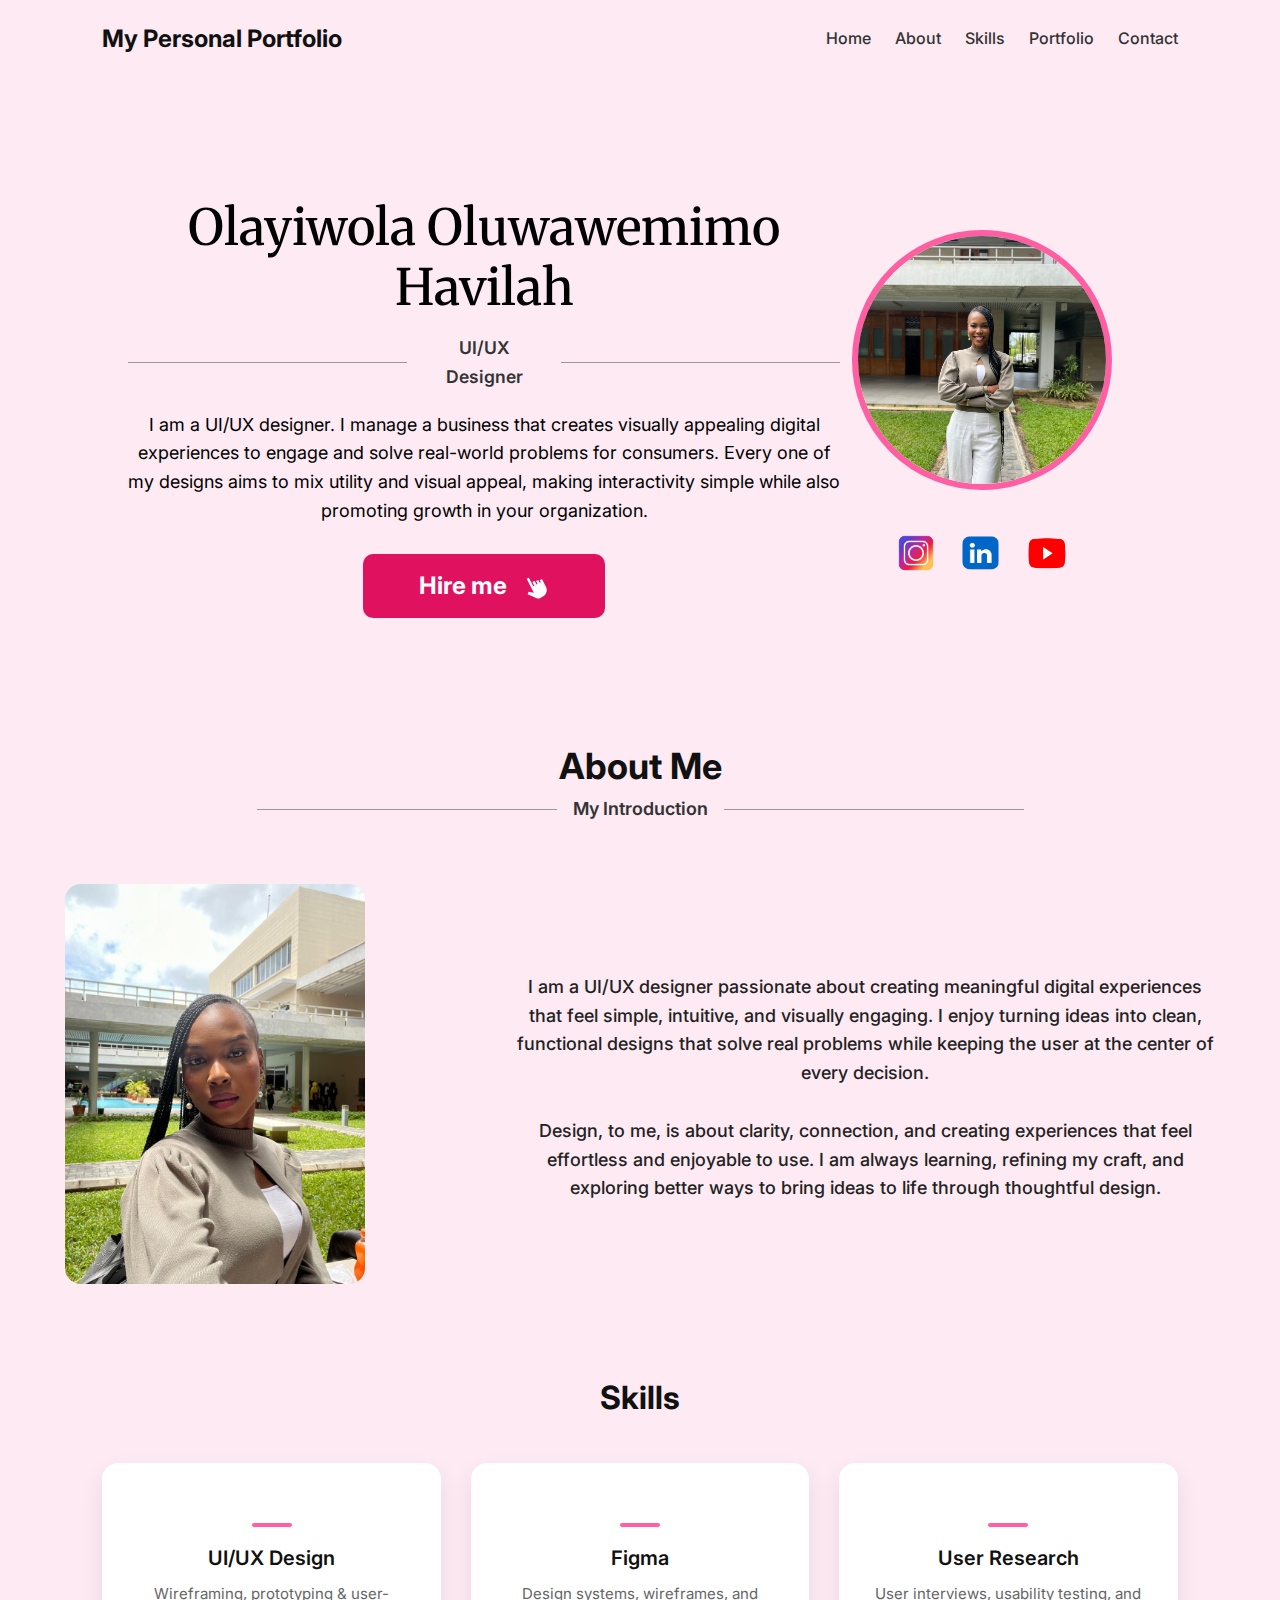
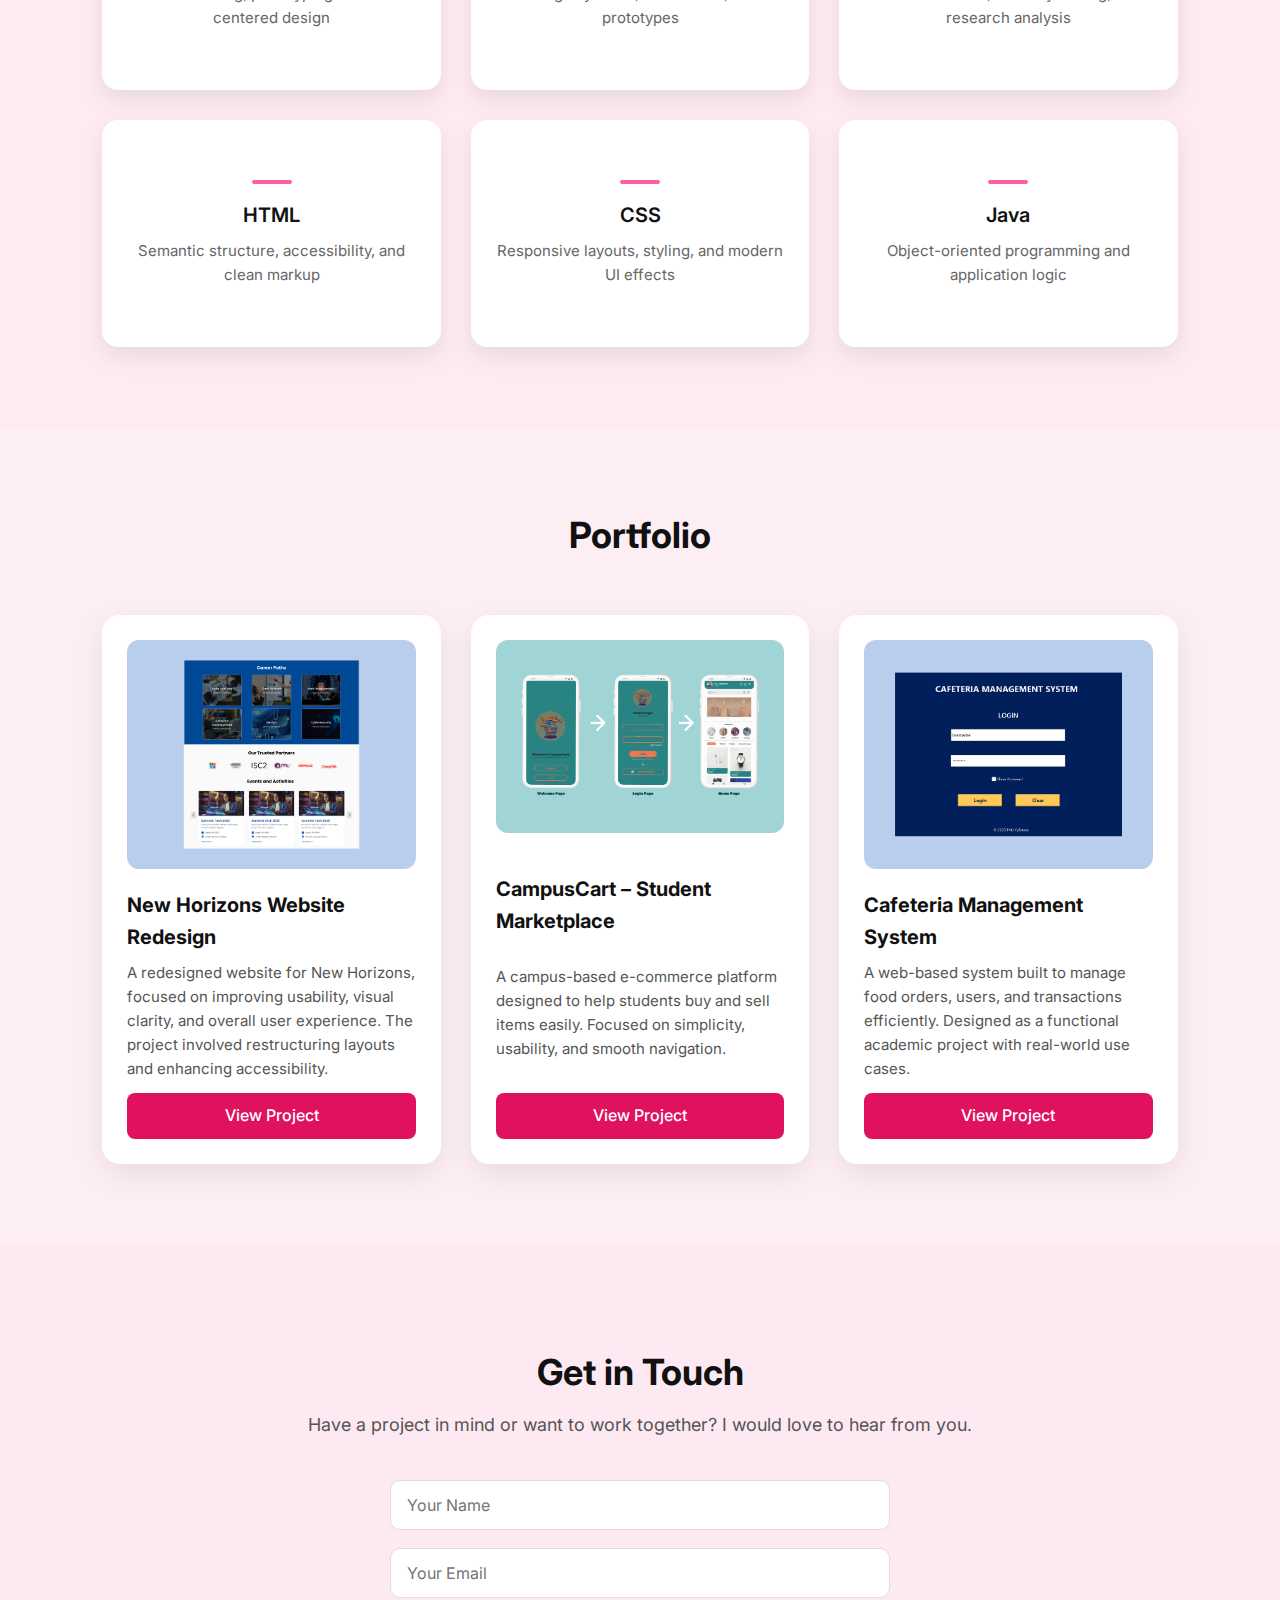
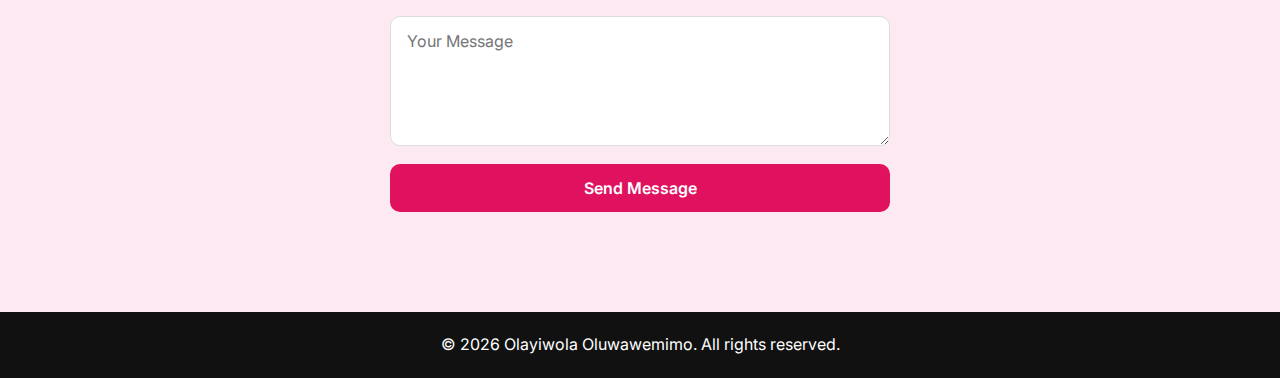
<file: index.html>
<!DOCTYPE html>
<html lang="en">
<head>
  <meta charset="UTF-8">
  <meta name="viewport" content="width=device-width, initial-scale=1.0">
  <title>Olayiwola Oluwawemimo | Portfolio</title>

  <link rel="stylesheet" href="style.css">

  <link href="https://fonts.googleapis.com/css2?family=Merriweather:wght@900&display=swap" rel="stylesheet">
  <link href="https://fonts.googleapis.com/css2?family=Inter:wght@400;500;600;700&display=swap" rel="stylesheet">
  
</head>
<body>

<header class="navbar">
  <h2 class="logo">My Personal Portfolio</h2>
  <nav>
    <a href="#home">Home</a>
    <a href="#about">About</a>
    <a href="#skills">Skills</a>
    <a href="#portfolio">Portfolio</a>
    <a href="#contact">Contact</a>
    
  </nav>
</header>

<section class="hero" id="home">
  <div class="hero-content">
    <h1>Olayiwola Oluwawemimo Havilah</h1>

    <p class="subtitle">UI/UX Designer</p>

    <p class="hero-description">
      I am a UI/UX designer. I manage a business that creates visually appealing
      digital experiences to engage and solve real-world problems for consumers.
      Every one of my designs aims to mix utility and visual appeal, making
      interactivity simple while also promoting growth in your organization.
    </p>
    
    <a href="#contact" class="hire-btn">
    <span>Hire me</span>
    <svg
      width="54"
      height="55"
      viewBox="0 0 54 55"
    >
    <path
      d="M48.4261 28.9771C49.2863 30.6403 49.8163 32.46 49.9858 34.332C50.1553 36.204 49.9609 38.0917 49.4137 39.8872C48.8665 41.6827 47.9774 43.3507 46.797 44.796C45.6166 46.2413 44.1681 47.4355 42.5344 48.3103L38.0222 50.7317L36.9127 51.3261C35.8933 51.8724 34.7643 52.1729 33.6129 52.2042C32.4614 52.2356 31.3183 51.9971 30.2717 51.5071L12.6503 43.8393L14.3097 38.8253L24.7893 40.8871L19.3621 30.3834L10.6248 13.474L14.8812 11.1933L23.6186 28.1076L25.7211 26.9813L21.8692 19.5213L26.1233 17.2419L29.975 24.7018L32.0776 23.5754L29.1033 17.8179L33.3598 15.5371L36.3341 21.2947L38.4376 20.1586L36.3964 16.1962L40.6516 13.9217L42.6929 17.8839L48.4249 28.9807Z"
      fill="white"
    />
    </svg>
  </a>
  </div>

 <div class="profile-wrapper">
  <div class="profile-image">
    <img src="professional picture.jpeg" alt="Profile Image" />
  </div>

 <div class="social-icons">
  <a href="https://www.instagram.com/wemimo_olayiwola" target="_blank" rel="noopener noreferrer">
   <img src="instagram-iconn.png" alt="Instagram" />
  </a>

  <a href="https://www.linkedin.com/in/oluwawemimo-olayiwola-07934828a" target="_blank" rel="noopener noreferrer">
    <img src="linkedin-logo.png" alt="LinkedIn">
  </a>


  <a href="https://www.youtube.com/@WemimoOlayiwola" target="_blank" rel="noopener noreferrer">
    <img src="youtube.png" alt="YouTube" />
  </a>
</div>


</div>
</section>


<section class="about" id="about">
  <h2>About Me</h2>
  <p class="subtitle">My Introduction</p>

  <div class="about-container">
    <div class="about-image">
      <img src="selfie.jpeg" alt="Profile Image">
    </div>

    <div class="about-text">
      <p>
        I am a UI/UX designer passionate about creating meaningful digital experiences that feel
        simple, intuitive, and visually engaging. I enjoy turning ideas into clean, functional
         designs that solve real problems while keeping the user at the center of every decision.
        <br><br>
        Design, to me, is about clarity, connection, and creating experiences that feel effortless and enjoyable to use.
         I am always learning, refining my craft, and exploring better ways to bring ideas to life through thoughtful design.
      </p>
    </div>
  </div>
</section>

<section class="skills" id="skills">
  <h2>Skills</h2>
  <div class="skills-grid">
    <div class="skill-card">
    <h3>UI/UX Design</h3>
    <p>Wireframing, prototyping & user-centered design</p>
    </div>
    <div class="skill-card">
    <h3>Figma</h3>
    <p>Design systems, wireframes, and prototypes</p>
    </div>
    <div class="skill-card">
    <h3>User Research</h3>
    <p>User interviews, usability testing, and research analysis</p>
    </div>
    <div class="skill-card">
    <h3>HTML</h3>
    <p>Semantic structure, accessibility, and clean markup</p>
    </div>
    <div class="skill-card">
    <h3>CSS</h3>
    <p>Responsive layouts, styling, and modern UI effects</p>
    </div>
    <div class="skill-card">
    <h3>Java</h3>
    <p>Object-oriented programming and application logic</p>
    </div>
  </div>
</section>

<section class="portfolio" id="portfolio">
  <h2>Portfolio</h2>

  <div class="portfolio-grid">

    <div class="portfolio-card">
      <img src="nh.png" alt="New Horizons Website">
      <h3>New Horizons Website Redesign</h3>
      <p>
        A redesigned website for New Horizons, focused on improving usability,
        visual clarity, and overall user experience. The project involved
        restructuring layouts and enhancing accessibility.
      </p>
      <a href="project-new-horizons.html" class="btn">View Project</a>
    </div>

    <div class="portfolio-card">
      <img src="campus cart.png" alt="CampusCats App">
      <h3>CampusCart – Student Marketplace</h3>
      <p>
        A campus-based e-commerce platform designed to help students buy and sell
        items easily. Focused on simplicity, usability, and smooth navigation.
      </p>
      <a href="project-campuscart.html" class="btn">View Project</a>
    </div>

    <div class="portfolio-card">
      <img src="cafeteria_management_system image.png" alt="Cafeteria Management System">
      <h3>Cafeteria Management System</h3>
      <p>
        A web-based system built to manage food orders, users, and transactions
        efficiently. Designed as a functional academic project with real-world use cases.
      </p>
      <a href="project-cafeteria.html" class="btn">View Project</a>
    </div>

  </div>
</section>

<section class="contact-section" id="contact">
  <h2>Get in Touch</h2>
  <p class="contact-subtitle">
    Have a project in mind or want to work together?  
    I would love to hear from you.
  </p>

  <form class="contact-form">
    <input type="text" placeholder="Your Name" required />
    <input type="email" placeholder="Your Email" required />
    <textarea placeholder="Your Message" rows="5" required></textarea>
    <button type="submit">Send Message</button>
  </form>
</section>


<footer>
  <p>© 2026 Olayiwola Oluwawemimo. All rights reserved.</p>
</footer>

<script>
  
document.addEventListener("DOMContentLoaded", () => {
  const form = document.querySelector("form");

  if (!form) return;

  form.addEventListener("submit", function (e) {
    e.preventDefault(); 

    let successMessage = document.createElement("p");
    successMessage.textContent = "Thank you! Your message has been sent successfully.";
    successMessage.style.color = "#28a745";
    successMessage.style.marginTop = "15px";
    successMessage.style.fontWeight = "500";

    if (!document.querySelector(".success-msg")) {
      successMessage.classList.add("success-msg");
      form.appendChild(successMessage);
    }

    form.reset();

    setTimeout(() => {
      successMessage.remove();
    }, 5000);
  });
});

  const sections = document.querySelectorAll("section");
  const navLinks = document.querySelectorAll(".navbar a");

  window.addEventListener("scroll", () => {
    let current = "";

    sections.forEach(section => {
      const sectionTop = section.offsetTop - 150;
      const sectionHeight = section.offsetHeight;

      if (window.scrollY >= sectionTop && window.scrollY < sectionTop + sectionHeight) {
        current = section.getAttribute("id");
      }
    });

    navLinks.forEach(link => {
      link.classList.remove("active");
      if (link.getAttribute("href") === `#${current}`) {
        link.classList.add("active");
      }
    });
  });
</script>


</body>
</html>
</file>
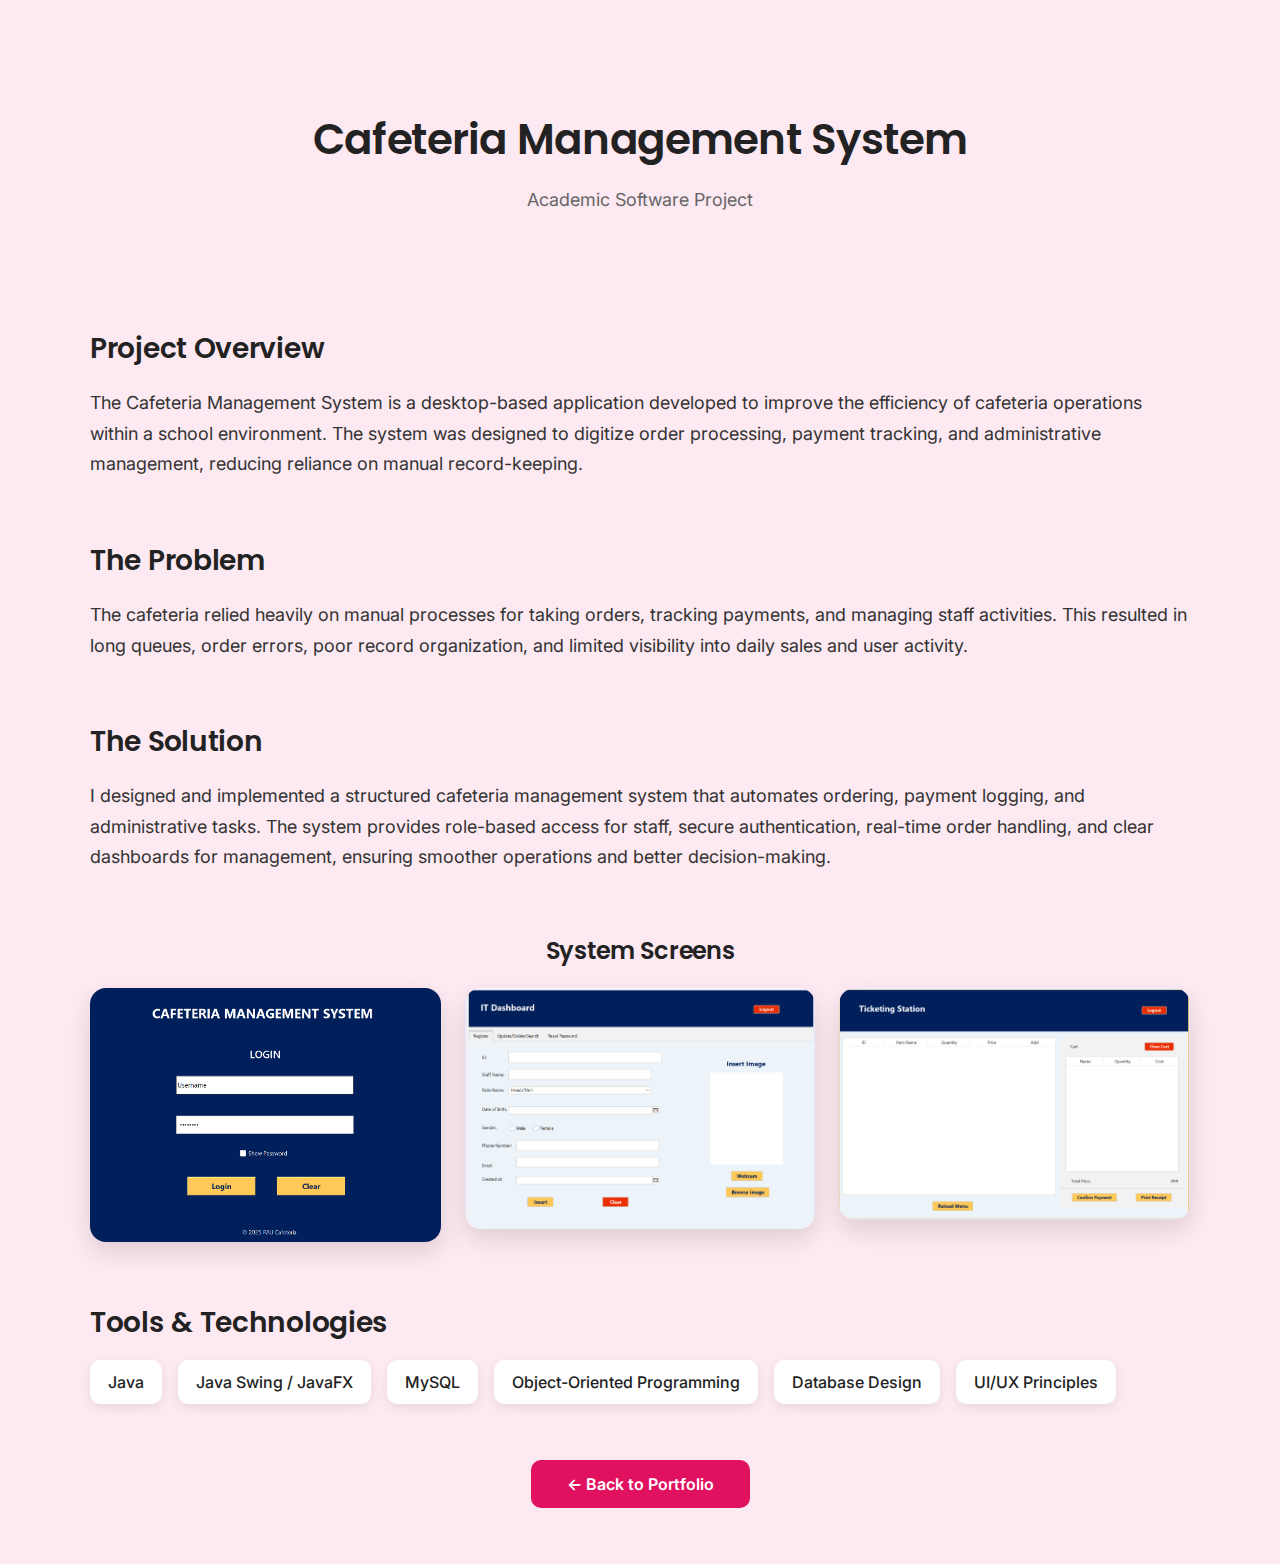
<file: project-cafeteria.html>
<!DOCTYPE html>
<html lang="en">
<head>
  <meta charset="UTF-8">
  <title>Cafeteria Management System | Case Study</title>
  <meta name="viewport" content="width=device-width, initial-scale=1.0">

  <link rel="stylesheet" href="project.css">
  <link href="https://fonts.googleapis.com/css2?family=Inter:wght@400;500;600;700&display=swap" rel="stylesheet">
  <link href="https://fonts.googleapis.com/css2?family=Poppins:wght@500;600;700&display=swap" rel="stylesheet">
</head>

<body>

<!-- HEADER -->
<header class="project-header">
  <h1>Cafeteria Management System</h1>
  <p class="project-subtitle">Academic Software Project</p>
</header>

<!-- PROJECT OVERVIEW -->
<section class="project-section">
  <h2>Project Overview</h2>
  <p>
    The Cafeteria Management System is a desktop-based application developed to 
    improve the efficiency of cafeteria operations within a school environment. 
    The system was designed to digitize order processing, payment tracking, and 
    administrative management, reducing reliance on manual record-keeping.
  </p>
</section>

<!-- PROBLEM -->
<section class="project-section">
  <h2>The Problem</h2>
  <p>
    The cafeteria relied heavily on manual processes for taking orders, tracking 
    payments, and managing staff activities. This resulted in long queues, 
    order errors, poor record organization, and limited visibility into daily 
    sales and user activity.
  </p>
</section>

<!-- SOLUTION -->
<section class="project-section">
  <h2>The Solution</h2>
  <p>
    I designed and implemented a structured cafeteria management system that 
    automates ordering, payment logging, and administrative tasks. The system 
    provides role-based access for staff, secure authentication, real-time 
    order handling, and clear dashboards for management, ensuring smoother 
    operations and better decision-making.
  </p>
</section>

<!-- DESIGN PREVIEW -->
<section class="project-gallery">
  <h2>System Screens</h2>

  <div class="gallery">
    <img src="Login Page.png" alt="Login screen">
    <img src="it dashboard.png" alt="It dashboard">
    <img src="Ticketing Station.png" alt="Ticketing Station">
  </div>
</section>

<!-- TOOLS -->
<section class="project-section">
  <h2>Tools & Technologies</h2>
  <ul class="tools-list">
    <li>Java</li>
    <li>Java Swing / JavaFX</li>
    <li>MySQL</li>
    <li>Object-Oriented Programming</li>
    <li>Database Design</li>
    <li>UI/UX Principles</li>
  </ul>
</section>

<!-- CTA -->
<section class="project-cta">
  <a href="index.html#portfolio" class="btn-primary">← Back to Portfolio</a>
</section>

</body>
</html>
</file>
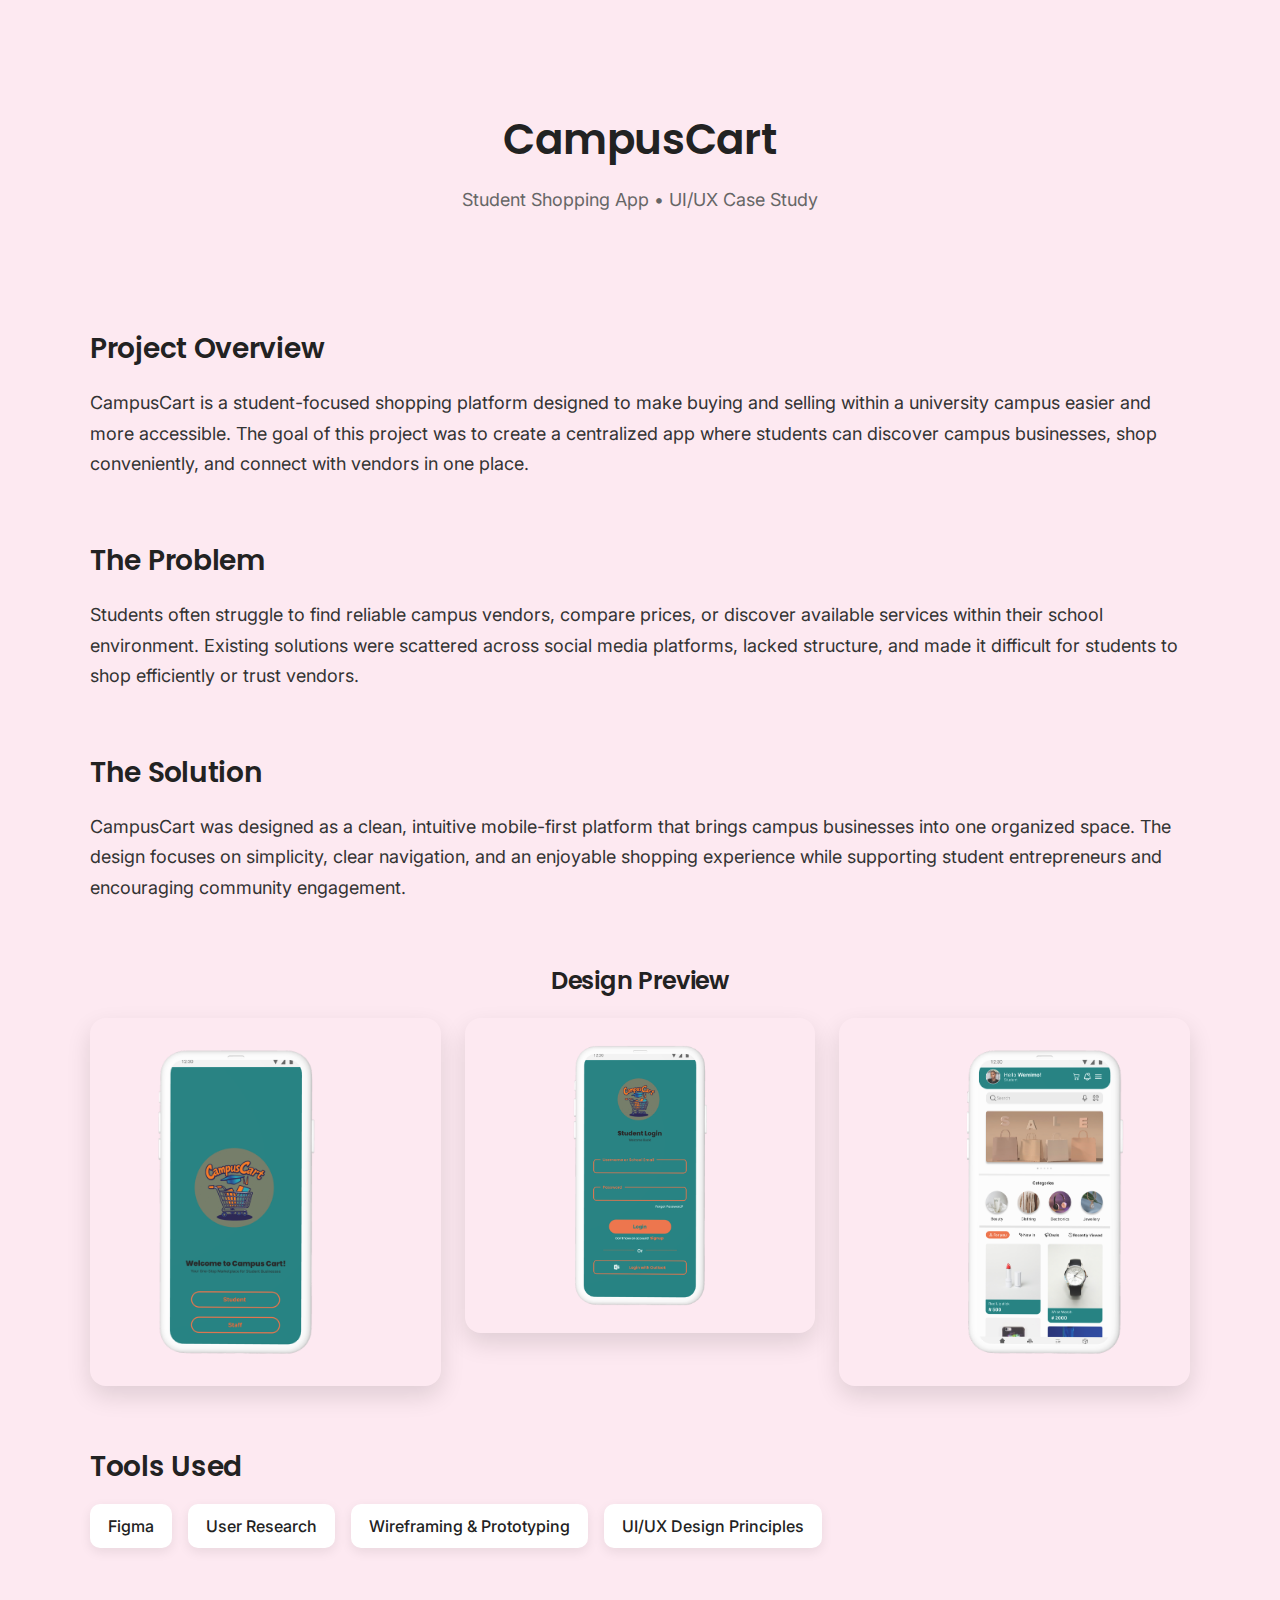
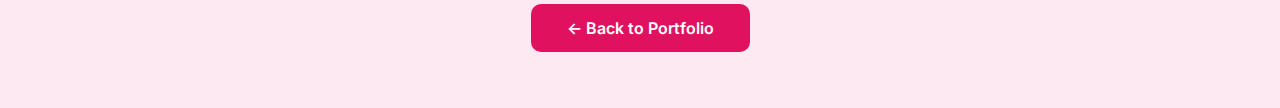
<file: project-campuscart.html>
<!DOCTYPE html>
<html lang="en">
<head>
  <meta charset="UTF-8">
  <title>CampusCart | UI/UX Case Study</title>
  <meta name="viewport" content="width=device-width, initial-scale=1.0">

  <link rel="stylesheet" href="project.css">
  <link href="https://fonts.googleapis.com/css2?family=Inter:wght@400;500;600;700&display=swap" rel="stylesheet">
  <link href="https://fonts.googleapis.com/css2?family=Poppins:wght@500;600;700&display=swap" rel="stylesheet">
</head>

<body>

<!-- HEADER -->
<header class="project-header">
  <h1>CampusCart</h1>
  <p class="project-subtitle">Student Shopping App • UI/UX Case Study</p>
</header>

<!-- PROJECT OVERVIEW -->
<section class="project-section">
  <h2>Project Overview</h2>
  <p>
    CampusCart is a student-focused shopping platform designed to make buying and selling
    within a university campus easier and more accessible. The goal of this project was to
    create a centralized app where students can discover campus businesses, shop conveniently,
    and connect with vendors in one place.
  </p>
</section>

<!-- PROBLEM -->
<section class="project-section">
  <h2>The Problem</h2>
  <p>
    Students often struggle to find reliable campus vendors, compare prices, or discover
    available services within their school environment. Existing solutions were scattered
    across social media platforms, lacked structure, and made it difficult for students to
    shop efficiently or trust vendors.
  </p>
</section>

<!-- SOLUTION -->
<section class="project-section">
  <h2>The Solution</h2>
  <p>
    CampusCart was designed as a clean, intuitive mobile-first platform that brings campus
    businesses into one organized space. The design focuses on simplicity, clear navigation,
    and an enjoyable shopping experience while supporting student entrepreneurs and
    encouraging community engagement.
  </p>
</section>

<!-- DESIGN PREVIEW -->
<section class="project-gallery">
  <h2>Design Preview</h2>

  <div class="gallery">
    <img src="Campus Cart Welcome Page.png" alt="CampusCart Welcome Page">
    <img src="Campus Cart Login Page.png" alt="CampusCart Login Page">
    <img src="Campus Cart home Page.png" alt="CampusCart Homepage">
  </div>
</section>


<section class="project-section">
  <h2>Tools Used</h2>
  <ul class="tools-list">
    <li>Figma</li>
    <li>User Research</li>
    <li>Wireframing & Prototyping</li>
    <li>UI/UX Design Principles</li>
  </ul>
</section>

<section class="project-cta">
  <a href="index.html#portfolio" class="btn-primary">← Back to Portfolio</a>
</section>

</body>
</html>
</file>
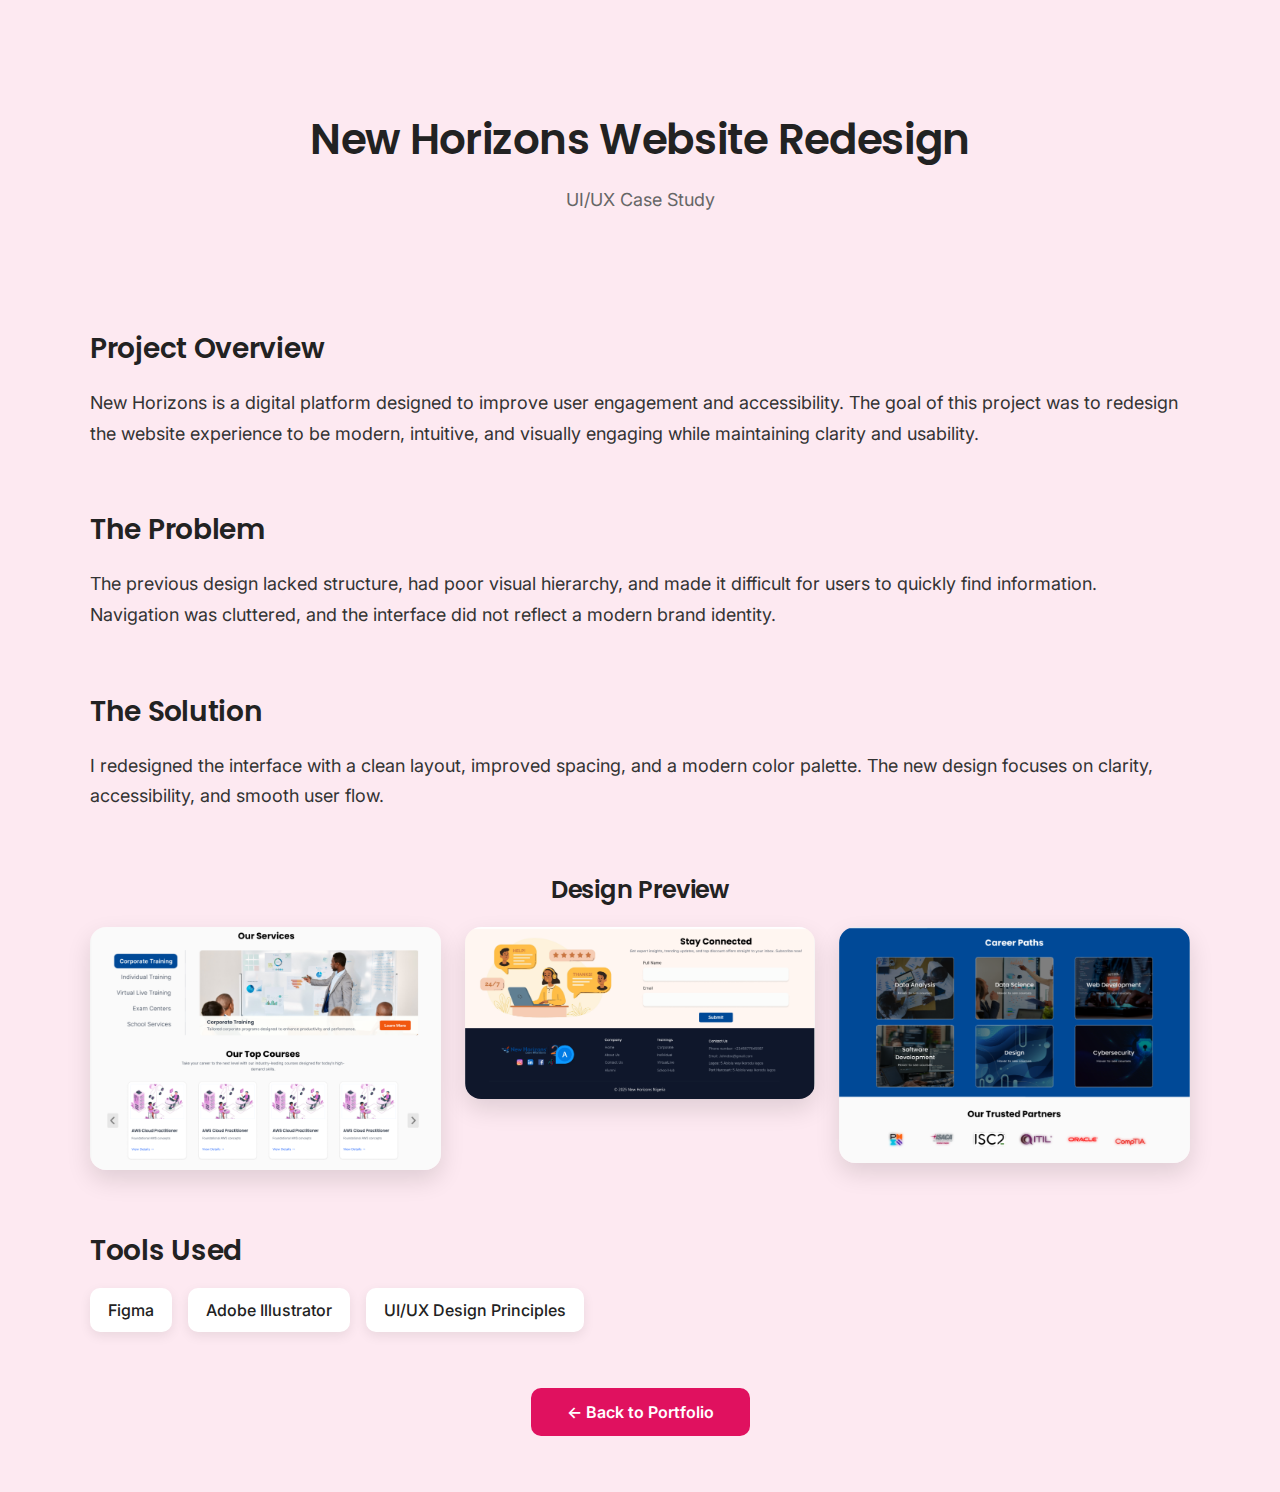
<file: project-new-horizons.html>
<!DOCTYPE html>
<html lang="en">
<head>
  <meta charset="UTF-8">
  <title>New Horizons | UI/UX Case Study</title>
  <meta name="viewport" content="width=device-width, initial-scale=1.0">

  <link rel="stylesheet" href="project.css">
  <link href="https://fonts.googleapis.com/css2?family=Inter:wght@400;500;600;700&display=swap" rel="stylesheet">
  <link href="https://fonts.googleapis.com/css2?family=Poppins:wght@500;600;700&display=swap" rel="stylesheet">
</head>

<body>

<!-- HEADER -->
<header class="project-header">
  <h1>New Horizons Website Redesign</h1>
  <p class="project-subtitle">UI/UX Case Study</p>
</header>

<!-- PROJECT OVERVIEW -->
<section class="project-section">
  <h2>Project Overview</h2>
  <p>
    New Horizons is a digital platform designed to improve user engagement and accessibility.
    The goal of this project was to redesign the website experience to be modern, intuitive,
    and visually engaging while maintaining clarity and usability.
  </p>
</section>

<!-- PROBLEM -->
<section class="project-section">
  <h2>The Problem</h2>
  <p>
    The previous design lacked structure, had poor visual hierarchy, and made it difficult
    for users to quickly find information. Navigation was cluttered, and the interface
    did not reflect a modern brand identity.
  </p>
</section>

<!-- SOLUTION -->
<section class="project-section">
  <h2>The Solution</h2>
  <p>
    I redesigned the interface with a clean layout, improved spacing, and a modern color
    palette. The new design focuses on clarity, accessibility, and smooth user flow.
  </p>
</section>

<!-- DESIGN PREVIEW -->
<section class="project-gallery">
  <h2>Design Preview</h2>

  <div class="gallery">
    <img src="Our Services nh.png" alt="New Horizons Services and top Courses">
    <img src="stay connceted and footer.png" alt="New Horizons Stay Connected and footer">
    <img src="career path.png" alt="New Horizons Career path">
  </div>
</section>

<!-- TOOLS -->
<section class="project-section">
  <h2>Tools Used</h2>
  <ul class="tools-list">
    <li>Figma</li>
    <li>Adobe Illustrator</li>
    <li>UI/UX Design Principles</li>
  </ul>
</section>

<!-- CTA -->
<section class="project-cta">
  <a href="index.html#portfolio" class="btn-primary">← Back to Portfolio</a>
</section>

</body>
</html>
</file>
<file: style.css>
* {
  margin: 0;
  padding: 0;
  box-sizing: border-box;
  font-family: "Inter", sans-serif;
}

body {
  background: #fdeaf3;
  color: #111;
  line-height: 1.6;
  webkit-font-smoothing: antialiased;
  -moz-osx-font-smoothing: grayscale;
  overflow-x: hidden;
}

html {
  scroll-behavior: smooth;
}

.navbar {
  display: flex;
  justify-content: space-between;
  align-items: center;
  padding: 20px 8%;
  background: #fdeaf3;
}

.navbar a {
  margin-left: 20px;
  text-decoration: none;
  color: #333;
  font-weight: 500;
  position: relative;
  padding-bottom: 4px;
  transition: color 0.3s ease;
}

.navbar a:hover {
  color: #ff5fa2;
}

.navbar a.active {
  color: #e91e63;
  font-weight: 600;
}

.navbar a.active::after {
  content: "";
  position: absolute;
  left: 0;
  bottom: -6px;
  width: 100%;
  height: 2px;
  background-color: #e91e63;
  border-radius: 2px;
}

.hero {
  display: flex;
  align-items: center;
  justify-content: space-between;
  padding: 120px 10%;
  gap: 12px;
}

.hero-content {
  max-width: 900px;
}

.hero h1 {
  font-family: 'Merriweather', serif;
  font-size: 50px;
  font-weight: 500;
  color: #000;
  line-height: 1.2;
  margin-bottom: 10px;
}

.hire-btn {
  display: inline-flex;
  align-items: center;
  justify-content: center;
  gap: 14px;

  width: 242px;
  height: 64px; 
  padding: 0 24px;

  background: #e0115f;
  border-radius: 10px;

  text-decoration: none;
  white-space: nowrap;

  transition: all 0.3s ease;

  color: #ffffff;
  font-family: "Poppins", sans-serif;
  font-size: 24px;
  font-weight: 700;
  line-height: 8;
}

.hero img {
  width: 280px;
}


.hero-description {
  max-width: 720px;
  margin: 20px auto;
  font-size: 18px;
  font-weight: 400;
  line-height: 1.6;
  text-align: center;
  color: #000;
  margin-bottom: 28px;
}


.hero .subtitle {
  font-size: 1.1rem;
  margin-bottom: 15px;
}


.hire-btn svg {
  width: 28px;
  height: 28px;
  flex-shrink: 0;
}


.hire-btn:hover {
  background: #c80f55;
  transform: translateY(-3px);
  box-shadow: 0 10px 25px rgba(224, 17, 95, 0.35);
}

.subtitle {
  display: flex;
  align-items: center;
  text-align: center;
  justify-content: center;
  gap: 16px;
  font-size: 18px;
  font-weight: 600;
  color: #333;
  margin: 16px 0;
  margin-bottom: 60px;
  position: relative;
}

.subtitle::before,
.subtitle::after {
  content: "";
  width: 300px; 
  height: 1px;
  background-color: #999;
}

.profile-wrapper {
  display: flex;
  flex-direction: column;
  align-items: center;
  gap: 18px;
  margin-right: 40px; 
}

/* PROFILE IMAGE */
.profile-image {
  width: 260px;
  height: 260px;
  border-radius: 50%;
  border: 6px solid #ff5fa2;
  overflow: hidden;

}

.profile-image img {
  width: 100%;
  height: 100%;
  object-fit: cover;
}

.social-icons {
  display: flex;
  gap: 16px;
  justify-content: center;
  margin-top: 20px;
}

.social-icons img {
  width: 50px;
  height: 50px;
  cursor: pointer;
  transition: transform 0.3s ease, box-shadow 0.3s ease;
}

.social-icons img:hover {
  transform: translateY(-5px);
  box-shadow: 0 6px 15px rgba(0,0,0,0.2);
}


section {
  padding: 80px 8%;
  text-align: center;
}


section h2 {
  font-size: 2rem;
  margin-bottom: 40px;
}

.skills-grid,
.service-cards,
.portfolio-cards {
  display: grid;
   grid-template-columns: repeat(3, 50fr);
  gap: 30px;
}


.skills-grid div {
  background: #ffffff;
  padding: 60px 20px;
  border-radius: 16px;
  text-align: center;
  box-shadow: 0 10px 25px rgba(0, 0, 0, 0.08);
  transition: all 0.3s ease;
  cursor: default;
}

.skills-grid div:hover {
  transform: translateY(-8px);
  box-shadow: 0 16px 35px rgba(0, 0, 0, 0.12);
}


.skills-grid div h3 {
  font-size: 20px;
  font-weight: 600;
  margin-bottom: 8px;
  color: #111;
}

.skills-grid div p {
  font-size: 15px;
  color: #666;
}

.skills-grid div::before {
  content: "";
  width: 40px;
  height: 4px;
  background: #ff5fa2;
  display: block;
  margin: 0 auto 15px;
  border-radius: 4px;
}


.about {
  padding: 0px 0%;
}

.about h2 {
  text-align: center;
  font-size: 36px;
  margin-bottom: 0px;
}

.about p {
  margin-top: 0px;
}

.about .subtitle {
  text-align: center;
  color: #333;
  margin-bottom: 60px;
}

.about-container {
  display: flex;
  align-items: center;
  justify-content: center;
  gap: 150px;
}

.about-image img {
  width: 300px;
  border-radius: 16px;
  object-fit: cover;
}


.about-text {
  max-width: 700px;
  font-size: 18px;
  line-height: 1.6;
  font-family: "Inter", sans-serif;
  font-weight: 500;
  letter-spacing: 5%;
  text-align: center;
  color: #222; 
}

.portfolio {
  padding: 80px 8%;
  background: #fdeef4;
  text-align: center;
}

.portfolio h2 {
  font-size: 36px;
  margin-bottom: 50px;
}

.portfolio-grid {
  display: grid;
  grid-template-columns: repeat(auto-fit, minmax(280px, 1fr));
  gap: 30px;
  align-items: stretch;
}

.portfolio-card {
  background: #fff;
  border-radius: 18px;
  padding: 25px;
  display: flex;
  flex-direction: column;
  justify-content: space-between;
  box-shadow: 0 10px 30px rgba(0,0,0,0.08);
  transition: all 0.3s ease;
  text-align: left;
}

.portfolio-card .btn:hover {
  transform: translateY(-6px);
  box-shadow: 0 20px 40px rgba(0,0,0,0.12);
}

.portfolio-card img {
  width: 100%;
  border-radius: 12px;
  margin-bottom: 20px;
}

.portfolio-card h3 {
  font-size: 20px;
  margin-bottom: 8px;
}

.portfolio-card p {
  font-size: 15px;
  color: #555;
  margin-bottom: 12px;
}

.portfolio-card .btn {
  display: flex;
  justify-content: center;
  align-items: center;
  text-align: center;
}


.tags {
  display: inline-block;
  font-size: 13px;
  color: #ff5fa2;
  margin-bottom: 14px;
}

.btn {
  display: inline-block;
  padding: 10px 22px;
  background: #e0115f;
  color: #fff;
  border-radius: 8px;
  text-decoration: none;
  font-weight: 500;
  transition: 0.3s ease;
}

.btn:hover {
  background: #c40f52;
}


.contact-section {
  background: #fde9f1;
  padding: 100px 20px;
  text-align: center;
}

.contact-section h2 {
  font-size: 36px;
  font-weight: 700;
  margin-bottom: 10px;
}

.contact-subtitle {
  font-size: 18px;
  color: #555;
  margin-bottom: 40px;
}

.contact-form {
  max-width: 500px;
  margin: 0 auto;
  display: flex;
  flex-direction: column;
  gap: 18px;
}

.contact-form input,
.contact-form textarea {
  padding: 14px 16px;
  border-radius: 10px;
  border: 1px solid #ddd;
  font-size: 16px;
  font-family: inherit;
  outline: none;
  transition: 0.3s ease;
}

.contact-form input:focus,
.contact-form textarea:focus {
  border-color: #e0115f;
  box-shadow: 0 0 0 2px rgba(224, 17, 95, 0.2);
}

.contact-form button {
  background: #e0115f;
  color: white;
  padding: 14px;
  border-radius: 10px;
  border: none;
  font-size: 16px;
  font-weight: 600;
  cursor: pointer;
  transition: 0.3s ease;
}

.contact-form button:hover {
  background: #c40f52;
  transform: translateY(-2px);
}

footer {
  background: #111;
  color: white;
  text-align: center;
  padding: 20px;
}

@media (max-width: 768px) {
  .hero {
    flex-direction: column;
    text-align: center;
    padding: 80px 6%;
  }

  .hero img {
    width: 200px;
  }

  .navbar {
    flex-direction: column;
    gap: 10px;
  }

 .hero-description {
    font-size: 18px;
  }

  .hero h1 {
    font-size: 36px;
  }

}

@media (max-width: 768px) {
  .about-container {
    flex-direction: column;
    text-align: center;
  }

  .about-image img {
    width: 260px;
  }
}

@media (max-width: 1024px) {
  .skills-grid {
    grid-template-columns: repeat(2, 1fr);
  }
}

@media (max-width: 600px) {
  .skills-grid {
    grid-template-columns: 1fr;
  }
}

@media (max-width: 768px) {
  .profile-wrapper {
    margin-right: 0;
    margin-top: 40px;
  }
}
</file>
<file: project.css>
/* ===== GLOBAL ===== */
body {
  margin: 0;
  font-family: "Inter", sans-serif;
  background-color: #fde9f1; /* soft pink background */
  color: #222;
  overflow-x: hidden;
}

h1, h2, h3, h4, h5, h6 {
  font-family: "Poppins", sans-serif;
  font-weight: 600;
  letter-spacing: -0.3px;
}


/* ===== PROJECT HEADER ===== */
.project-header {
  text-align: center;
  padding: 80px 20px 40px;
}

.project-header h1 {
  font-size: 42px;
  margin-bottom: 10px;
}

.project-subtitle {
  font-size: 18px;
  color: #666;
}

/* ===== SECTIONS ===== */
.project-section {
  max-width: 1100px;
  margin: 60px auto;
  padding: 0 20px;
}

.project-section h2 {
  font-size: 28px;
  margin-bottom: 16px;
}

.project-section p {
  font-size: 18px;
  line-height: 1.7;
  color: #333;
}

/* ===== IMAGE GALLERY ===== */
.project-gallery {
  max-width: 1100px;
  margin: 60px auto;
  padding: 0 20px;
  text-align: center;
}

.gallery {
  display: grid;
  grid-template-columns: repeat(auto-fit, minmax(260px, 1fr));
  gap: 24px;
}

.gallery img {
  width: 100%;
  border-radius: 16px;
  box-shadow: 0 10px 25px rgba(0, 0, 0, 0.12);
  transition: transform 0.3s ease;
}

.gallery img:hover {
  transform: translateY(-6px);
}

/* ===== TOOLS SECTION ===== */
.tools-list {
  list-style: none;
  padding: 0;
  display: flex;
  gap: 16px;
  flex-wrap: wrap;
}

.tools-list li {
  background: #ffffff;
  padding: 12px 18px;
  border-radius: 10px;
  font-weight: 500;
  box-shadow: 0 4px 12px rgba(0,0,0,0.08);
}

/* ===== CTA BUTTON ===== */
.project-cta {
  text-align: center;
  margin: 70px 0;
}

.btn-primary {
  background: #e0115f;
  color: white;
  padding: 14px 36px;
  border-radius: 10px;
  text-decoration: none;
  font-weight: 600;
  transition: 0.3s ease;
}

.btn-primary:hover {
  background: #c40f52;
  transform: translateY(-2px);
}

/* ===== RESPONSIVE ===== */
@media (max-width: 768px) {
  .project-header h1 {
    font-size: 32px;
  }

  .project-section h2 {
    font-size: 24px;
  }

  .project-section p {
    font-size: 16px;
  }

  .gallery {
    grid-template-columns: 1fr;
  }
}
</file>
